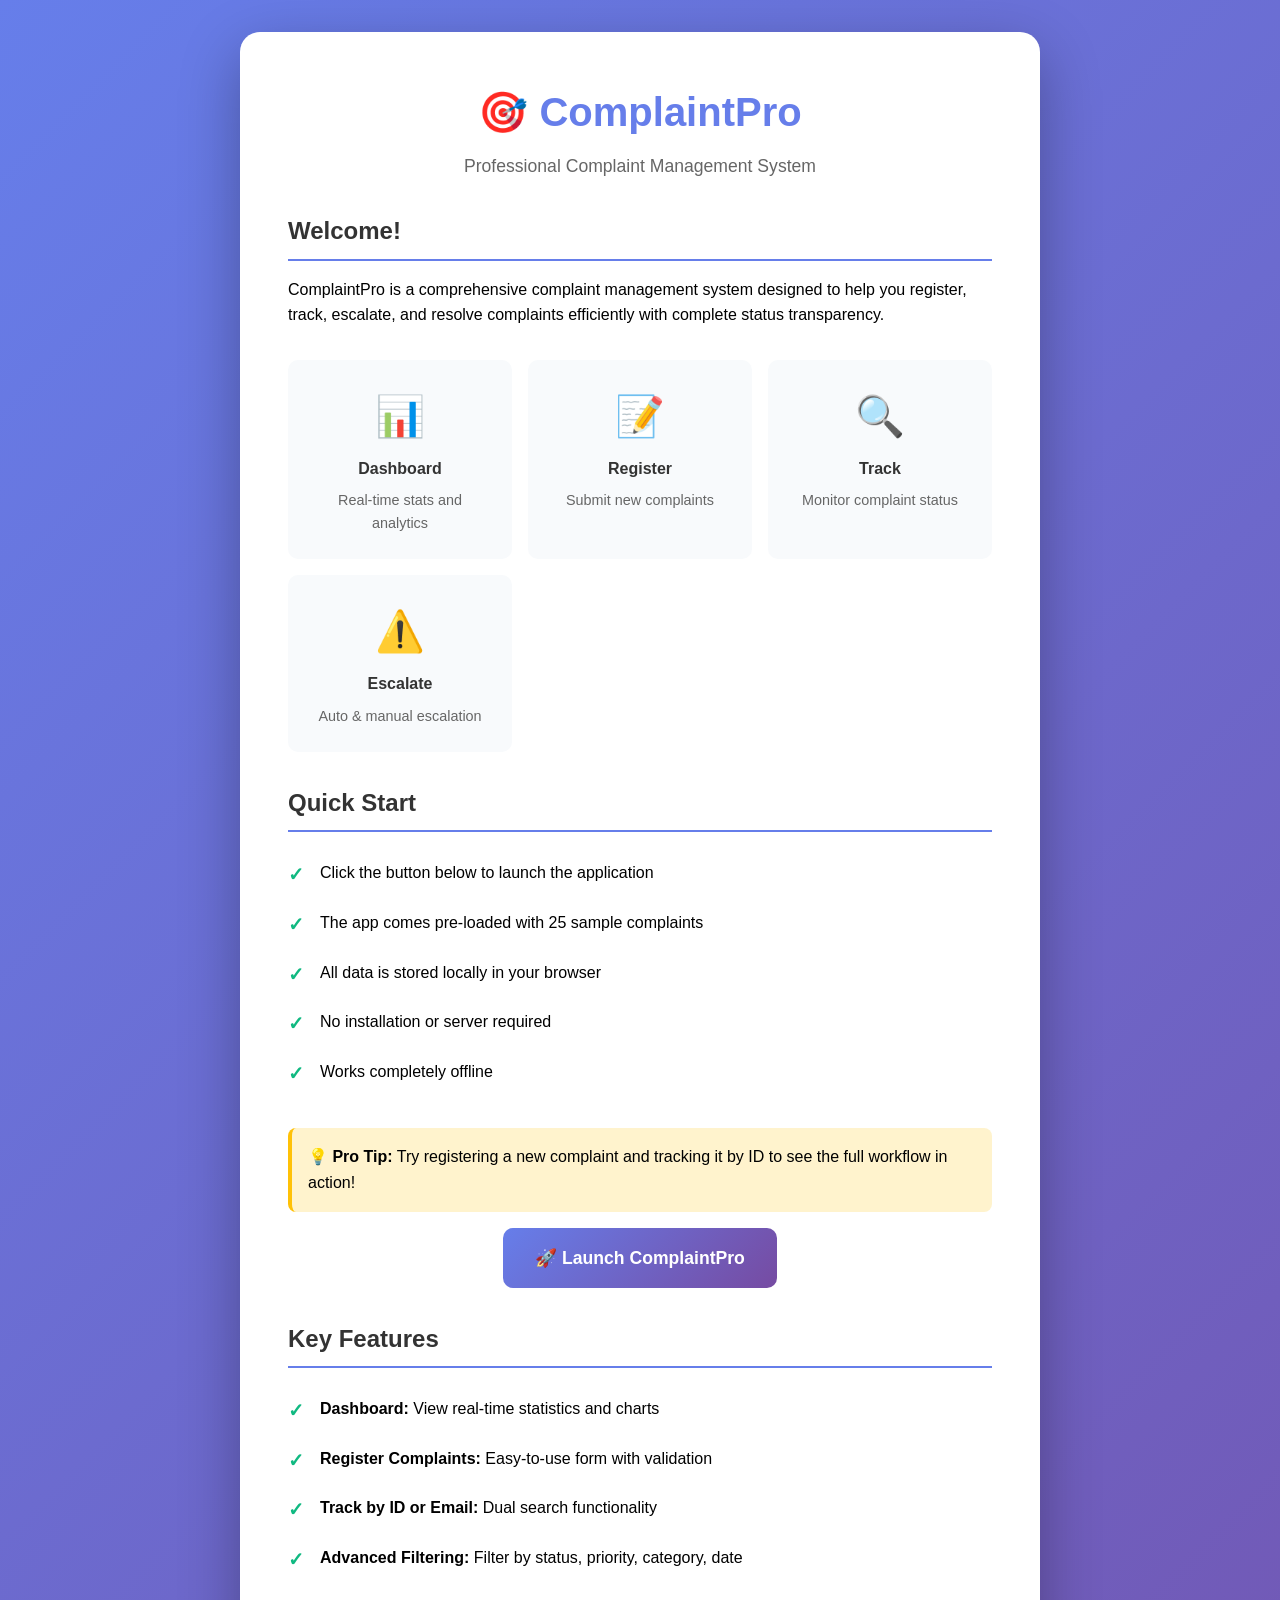
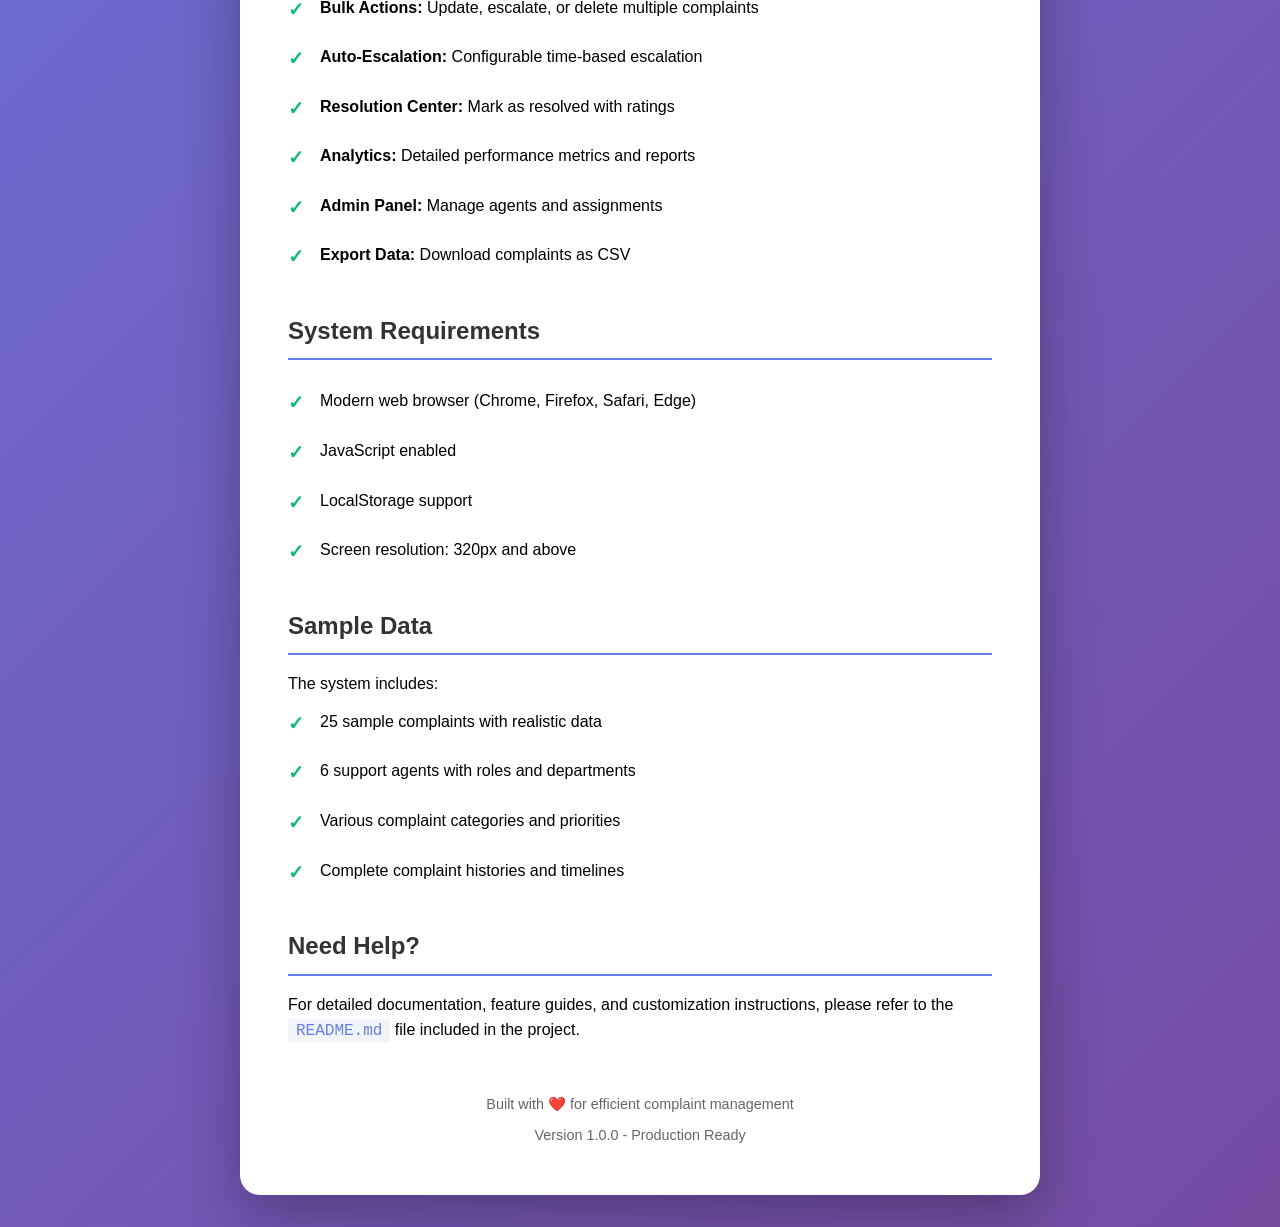
<file: templates/start.html>
<!DOCTYPE html>
<html lang="en">
<head>
    <meta charset="UTF-8">
    <meta name="viewport" content="width=device-width, initial-scale=1.0">
    <title>ComplaintPro - Getting Started</title>
    <style>
        * {
            margin: 0;
            padding: 0;
            box-sizing: border-box;
        }
        
        body {
            font-family: 'Segoe UI', Tahoma, Geneva, Verdana, sans-serif;
            line-height: 1.6;
            background: linear-gradient(135deg, #667eea 0%, #764ba2 100%);
            min-height: 100vh;
            display: flex;
            align-items: center;
            justify-content: center;
            padding: 2rem;
        }
        
        .container {
            background: white;
            border-radius: 20px;
            padding: 3rem;
            max-width: 800px;
            box-shadow: 0 20px 60px rgba(0, 0, 0, 0.3);
        }
        
        h1 {
            font-size: 2.5rem;
            color: #667eea;
            margin-bottom: 0.5rem;
            text-align: center;
        }
        
        .subtitle {
            text-align: center;
            color: #666;
            margin-bottom: 2rem;
            font-size: 1.1rem;
        }
        
        .section {
            margin: 2rem 0;
        }
        
        h2 {
            color: #333;
            margin-bottom: 1rem;
            padding-bottom: 0.5rem;
            border-bottom: 2px solid #667eea;
        }
        
        ul {
            list-style: none;
            padding-left: 0;
        }
        
        li {
            padding: 0.75rem 0;
            padding-left: 2rem;
            position: relative;
        }
        
        li:before {
            content: "✓";
            position: absolute;
            left: 0;
            color: #10b981;
            font-weight: bold;
            font-size: 1.2rem;
        }
        
        .btn {
            display: inline-block;
            padding: 1rem 2rem;
            background: linear-gradient(135deg, #667eea 0%, #764ba2 100%);
            color: white;
            text-decoration: none;
            border-radius: 10px;
            font-weight: 600;
            font-size: 1.1rem;
            transition: transform 0.3s ease, box-shadow 0.3s ease;
            text-align: center;
            margin: 1rem auto;
            display: block;
            width: fit-content;
        }
        
        .btn:hover {
            transform: translateY(-2px);
            box-shadow: 0 10px 25px rgba(102, 126, 234, 0.4);
        }
        
        .features {
            display: grid;
            grid-template-columns: repeat(auto-fit, minmax(200px, 1fr));
            gap: 1rem;
            margin: 2rem 0;
        }
        
        .feature {
            padding: 1.5rem;
            background: #f8fafc;
            border-radius: 10px;
            text-align: center;
        }
        
        .feature-icon {
            font-size: 2.5rem;
            margin-bottom: 0.5rem;
        }
        
        .feature-title {
            font-weight: 600;
            color: #333;
            margin-bottom: 0.5rem;
        }
        
        .feature-desc {
            font-size: 0.9rem;
            color: #666;
        }
        
        .highlight {
            background: #fff3cd;
            padding: 1rem;
            border-radius: 8px;
            border-left: 4px solid #ffc107;
            margin: 1rem 0;
        }
        
        code {
            background: #f1f5f9;
            padding: 0.2rem 0.5rem;
            border-radius: 4px;
            font-family: 'Courier New', monospace;
            color: #667eea;
        }
        
        @media (max-width: 768px) {
            .container {
                padding: 2rem;
            }
            
            h1 {
                font-size: 2rem;
            }
            
            .features {
                grid-template-columns: 1fr;
            }
        }
    </style>
</head>
<body>
    <div class="container">
        <h1>🎯 ComplaintPro</h1>
        <p class="subtitle">Professional Complaint Management System</p>
        
        <div class="section">
            <h2>Welcome!</h2>
            <p>ComplaintPro is a comprehensive complaint management system designed to help you register, track, escalate, and resolve complaints efficiently with complete status transparency.</p>
        </div>
        
        <div class="features">
            <div class="feature">
                <div class="feature-icon">📊</div>
                <div class="feature-title">Dashboard</div>
                <div class="feature-desc">Real-time stats and analytics</div>
            </div>
            <div class="feature">
                <div class="feature-icon">📝</div>
                <div class="feature-title">Register</div>
                <div class="feature-desc">Submit new complaints</div>
            </div>
            <div class="feature">
                <div class="feature-icon">🔍</div>
                <div class="feature-title">Track</div>
                <div class="feature-desc">Monitor complaint status</div>
            </div>
            <div class="feature">
                <div class="feature-icon">⚠️</div>
                <div class="feature-title">Escalate</div>
                <div class="feature-desc">Auto & manual escalation</div>
            </div>
        </div>
        
        <div class="section">
            <h2>Quick Start</h2>
            <ul>
                <li>Click the button below to launch the application</li>
                <li>The app comes pre-loaded with 25 sample complaints</li>
                <li>All data is stored locally in your browser</li>
                <li>No installation or server required</li>
                <li>Works completely offline</li>
            </ul>
        </div>
        
        <div class="highlight">
            <strong>💡 Pro Tip:</strong> Try registering a new complaint and tracking it by ID to see the full workflow in action!
        </div>
        
        <a href="index.html" class="btn">🚀 Launch ComplaintPro</a>
        
        <div class="section">
            <h2>Key Features</h2>
            <ul>
                <li><strong>Dashboard:</strong> View real-time statistics and charts</li>
                <li><strong>Register Complaints:</strong> Easy-to-use form with validation</li>
                <li><strong>Track by ID or Email:</strong> Dual search functionality</li>
                <li><strong>Advanced Filtering:</strong> Filter by status, priority, category, date</li>
                <li><strong>Bulk Actions:</strong> Update, escalate, or delete multiple complaints</li>
                <li><strong>Auto-Escalation:</strong> Configurable time-based escalation</li>
                <li><strong>Resolution Center:</strong> Mark as resolved with ratings</li>
                <li><strong>Analytics:</strong> Detailed performance metrics and reports</li>
                <li><strong>Admin Panel:</strong> Manage agents and assignments</li>
                <li><strong>Export Data:</strong> Download complaints as CSV</li>
            </ul>
        </div>
        
        <div class="section">
            <h2>System Requirements</h2>
            <ul>
                <li>Modern web browser (Chrome, Firefox, Safari, Edge)</li>
                <li>JavaScript enabled</li>
                <li>LocalStorage support</li>
                <li>Screen resolution: 320px and above</li>
            </ul>
        </div>
        
        <div class="section">
            <h2>Sample Data</h2>
            <p>The system includes:</p>
            <ul>
                <li>25 sample complaints with realistic data</li>
                <li>6 support agents with roles and departments</li>
                <li>Various complaint categories and priorities</li>
                <li>Complete complaint histories and timelines</li>
            </ul>
        </div>
        
        <div class="section">
            <h2>Need Help?</h2>
            <p>For detailed documentation, feature guides, and customization instructions, please refer to the <code>README.md</code> file included in the project.</p>
        </div>
        
        <div style="text-align: center; margin-top: 3rem; color: #666; font-size: 0.9rem;">
            <p>Built with ❤️ for efficient complaint management</p>
            <p style="margin-top: 0.5rem;">Version 1.0.0 - Production Ready</p>
        </div>
    </div>
</body>
</html>
</file>
